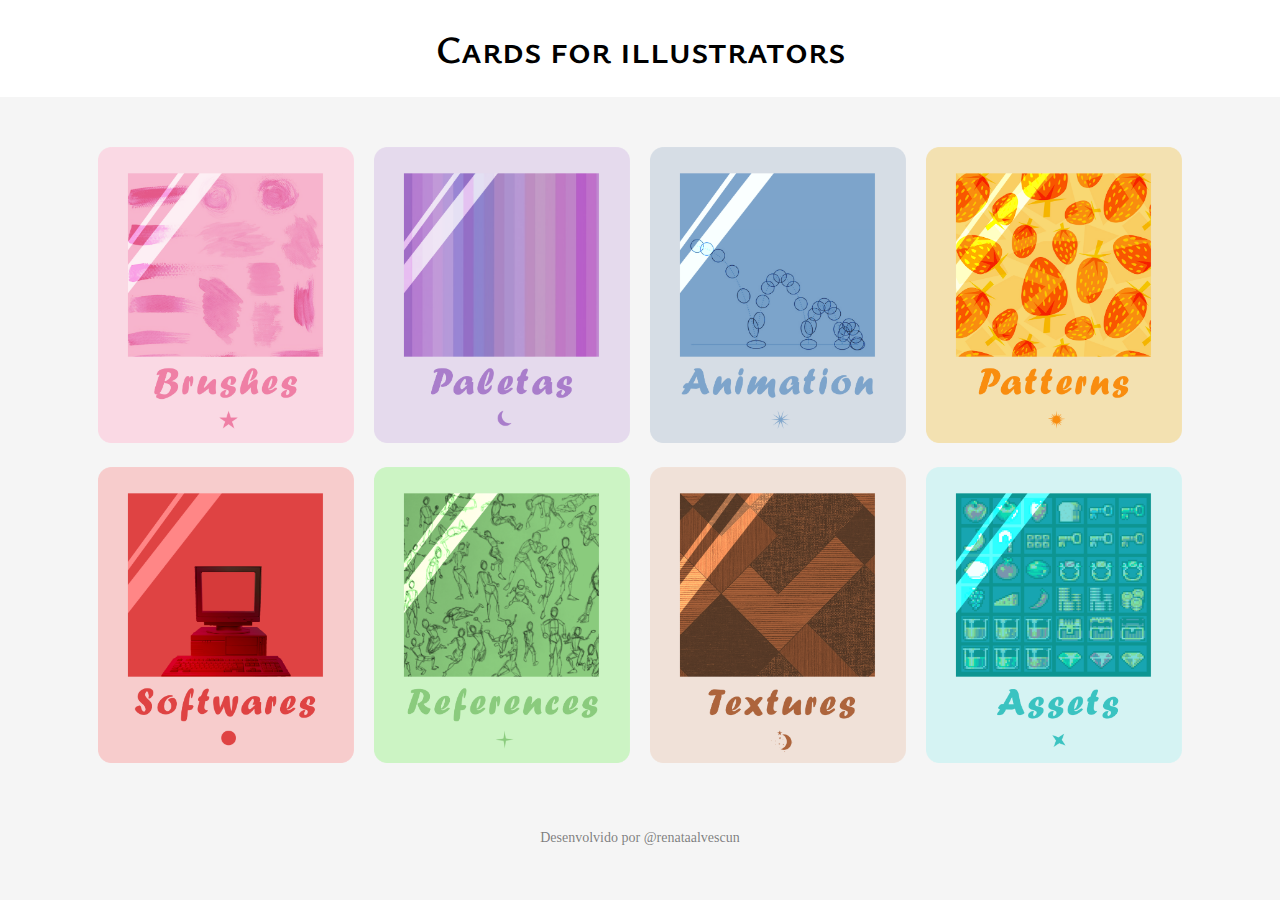
<file: index.html>
<!DOCTYPE html>
<html lang="pt-BR">
<head>
    <meta charset="UTF-8">
    <meta name="viewport" content="width=device-width, initial-scale=1.0">
    <title> Cards for illustrators </title>
    <link rel="stylesheet" href="css/style.css">
    <link rel="stylesheet" href="css/reset.css">
    <link rel="shortcut icon" href="img/cards/logo artcard.png" type="image/x-icon">
</head>
<body>
    <div class="header">
        <a href="index.html"> <h1> Cards for illustrators </h1> </a> 
    </div>
    <main class="content-cards">
        <div class="flex-galery">
            <a href="brushes.html"> <img class="img-card" src="./img/cards/Cards - Brushes.png" alt="Card - Brushes"></a>
            <a href="paletas.html"> <img class="img-card" src="./img/cards/Cards - paletas.png" alt="Card - paletas"></a>
            <a href="animation.html"> <img class="img-card" src="./img/cards/Cards - animatio.png" alt="Card - animation"></a>
            <a href="patterns.html"> <img class="img-card" src="./img/cards/Cards - patterns.png" alt="Card - patterns"></a>
            <a href="software.html"> <img class="img-card" src="./img/cards/Cards - softwares.png" alt="Card - softwares"></a>
            <a href="references.html"> <img class="img-card" src="./img/cards/Cards - References.png" alt="Card - References"></a>
            <a href="texture.html"> <img class="img-card" src="./img/cards/Cards - textura.png" alt="Card - textura"></a>
            <a href="assets-games.html"> <img class="img-card" src="./img/cards/Cards - assets.png" alt="Card - textura"></a>
        </div>
    </main>
    <footer>
      <p> Desenvolvido por  <a href="https://github.com/renataalvescun" target="_blank">  @renataalvescun  </a> </p> 
    </footer>
</body>
</html>
</file>
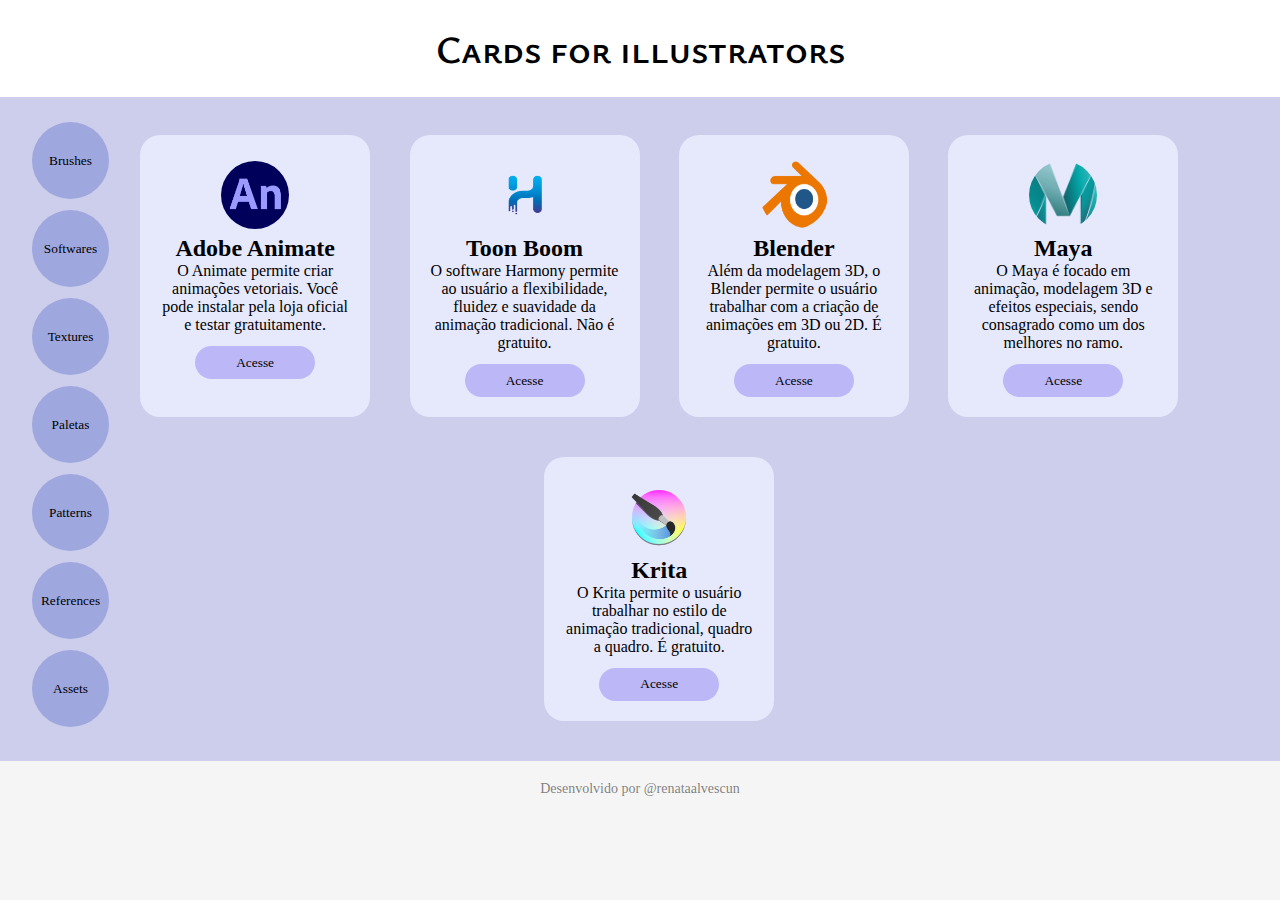
<file: animation.html>
<!DOCTYPE html>
<html lang="en">

<head>
    <meta charset="UTF-8">
    <meta name="viewport" content="width=device-width, initial-scale=1.0">
    <title> Cards - Animation </title>
    <link rel="stylesheet" href="css/style.css">
    <link rel="stylesheet" href="css/animation.css">
    <link rel="stylesheet" href="css/reset.css">
    <link rel="shortcut icon" href="img/cards/logo artcard.png" type="image/x-icon">
</head>

<body>
    <div class="links-card">
        <a href="brushes.html"> <button class="button" id="brushes"> Brushes </button> </a>
        <a href="software.html"> <button class="button" id="softwares"> Softwares </button> </a>
        <a href="texture.html"> <button class="button" id="textures"> Textures </button> </a>
        <a href="paletas.html"> <button class="button" id="paletas"> Paletas </button> </a>
        <a href="patterns.html"> <button class="button" id="patterns"> Patterns </button> </a>
        <a href="references.html"> <button class="button" id="references"> References </button> </a>
        <a href="assets-games.html"> <button class="button" id="assets"> Assets </button> </a>
    </div>

    <div class="header">
        <a href="index.html">
            <h1> Cards for illustrators </h1>
        </a>
    </div>
    <main class="main-recurso-card">
        <!--Animate-->
        <div class="recurso-card">
            <img src="img/animata.png" alt="Icon do site Animate">
            <h2> Adobe Animate </h2>
            <p> O Animate permite criar animações vetoriais. Você pode instalar pela loja oficial e testar
                gratuitamente.
            </p>
            <a href="https://www.adobe.com/br/products/animate.html" target="_blank"> <button> Acesse </button> </a>
        </div>
        <!--Toon Boom Harmonia-->
        <div class="recurso-card">
            <img src="img/toonboom.webp" alt="Icon do site Toon Boom Harmonia">
            <h2> Toon Boom </h2>
            <p> O software Harmony permite ao usuário a flexibilidade, fluidez e suavidade da animação tradicional. Não
                é gratuito.
            </p>
            <a href="https://www.toonboom.com/products/harmony" target="_blank"> <button> Acesse </button> </a>
        </div>
        <!--Blender-->
        <div class="recurso-card">
            <img src="img/Blender.png" alt="Icon do site Blender">
            <h2> Blender</h2>
            <p> Além da modelagem 3D, o Blender permite o usuário trabalhar com a criação de animações em 3D ou 2D. É gratuito.
            </p>
            <a href="https://www.blender.org/" target="_blank"> <button> Acesse </button> </a>
        </div>
        <!--Maya-->
        <div class="recurso-card">
            <img src="img/Maya.png" alt="Icon do site Maya">
            <h2> Maya </h2>
            <p>  O Maya é focado em animação, modelagem 3D e efeitos especiais, sendo consagrado como um dos melhores no ramo.
            </p>
            <a href="https://www.autodesk.co.uk/products/maya/overview" target="_blank"> <button> Acesse </button> </a>
        </div>
        <!--Krita-->
        <div class="recurso-card">
            <img src="img/krita.png" alt="Icon do site Krita">
            <h2> Krita </h2>
            <p> O Krita permite o usuário trabalhar no estilo de animação tradicional, quadro a quadro. É gratuito.
            </p>
            <a href="https://krita.org/" target="_blank"> <button> Acesse </button> </a>
        </div>
    </main>
    <footer>
        <p> Desenvolvido por  <a href="https://github.com/renataalvescun"
            target="_blank">  @renataalvescun  </a> </p> 
    </footer>
</body>

</html>
</file>
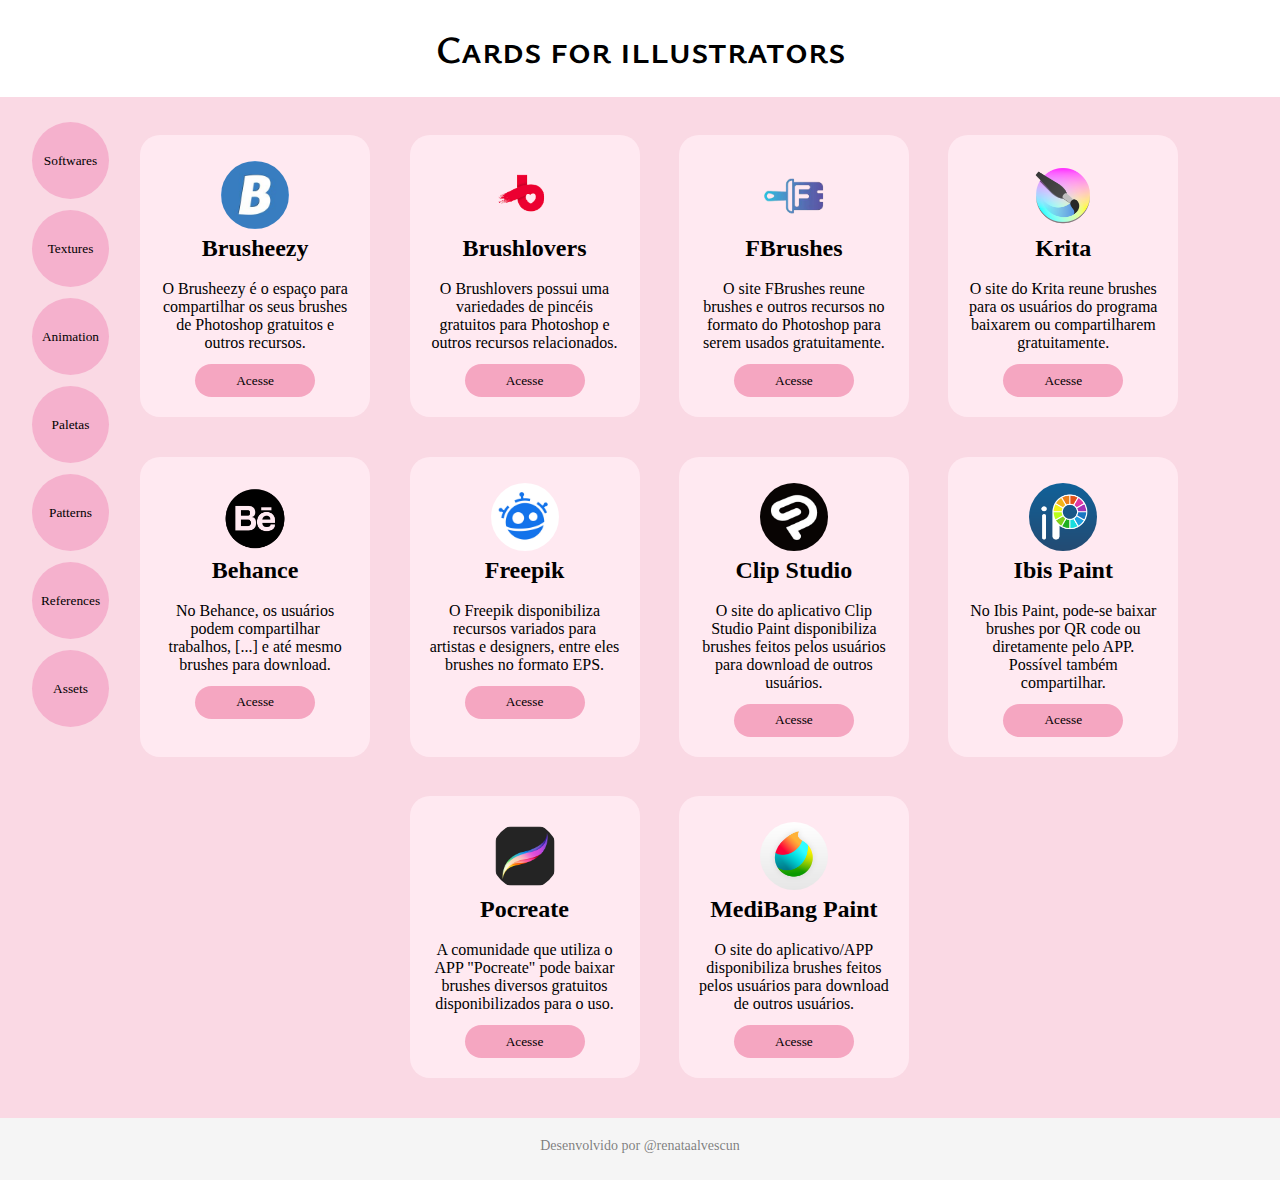
<file: brushes.html>
<!DOCTYPE html>
<html lang="en">

<head>
    <meta charset="UTF-8">
    <meta name="viewport" content="width=device-width, initial-scale=1.0">
    <title> Cards - Brushes </title>
    <link rel="stylesheet" href="css/style.css">
    <link rel="stylesheet" href="css/brushes.css">
    <link rel="stylesheet" href="css/reset.css">
    <link rel="shortcut icon" href="img/cards/logo artcard.png" type="image/x-icon">
</head>

<body>
        <div class="links-card">
            <a href="software.html"> <button class="button" id="softwares"> Softwares </button> </a>
            <a href="texture.html"> <button class="button" id="textures"> Textures </button> </a>
            <a href="animation.html"> <button class="button" id="animation"> Animation </button> </a>
            <a href="paletas.html"> <button class="button" id="paletas"> Paletas </button> </a>
            <a href="patterns.html"> <button class="button" id="patterns"> Patterns </button> </a>
            <a href="references.html"> <button class="button" id="references"> References </button> </a>
            <a href="assets-games.html"> <button class="button" id="assets"> Assets </button> </a>
        </div>
    <div class="header">
        <a href="index.html"> <h1> Cards for illustrators </h1> </a> 
    </div>
  
    <main class="main-recurso-card"> 
   
        <!-- Brusheezy -->
        <div class="recurso-card">
            <img src="img/brusheza.jpg" alt="Icon do site brusheezy">
            <h2> Brusheezy </h2>
            <br>
            <p> O Brusheezy é o espaço para compartilhar os seus brushes de Photoshop gratuitos e outros recursos. </p>
            <a href="https://www.brusheezy.com/free/photoshop" target="_blank"> <button> Acesse </button> </a>
        </div>
        <!-- Brushlovers -->
        <div class="recurso-card">
            <img src="img/brushlovers.PNG" alt="Icon do site brushlovers">
            <h2> Brushlovers </h2>
            <br>
            <p> O Brushlovers possui uma variedades de pincéis gratuitos para Photoshop e outros recursos relacionados.
            </p>
            <a href="https://www.brushlovers.com/" target="_blank"> <button> Acesse </button> </a>
        </div>
        <!--FBrushes-->
        <div class="recurso-card">
            <img src="img/FBrushes.png" alt="Icon do site FBrushes">
            <h2> FBrushes </h2>
            <br>
            <p> O site FBrushes reune brushes e outros recursos no formato do Photoshop para serem usados gratuitamente.
            </p>
            <a href="https://fbrushes.com/" target="_blank"> <button>
                    Acesse </button> </a>
        </div>        
        <!--Krita-->
        <div class="recurso-card">
            <img src="img/krita.png" alt="Icon do site Krita">
            <h2> Krita </h2>
            <br>
            <p> O site do Krita reune brushes para os usuários do programa baixarem ou compartilharem gratuitamente.
            </p>
            <a href="https://krita-artists.org/c/resources/brushes-and-bundles/32/l/top" target="_blank"> <button>
                    Acesse </button> </a>
        </div>
        <!-- Behance -->
        <div class="recurso-card">
            <img src="img/behance.png" alt="Icon do site Behance">
            <h2> Behance </h2>
            <br>
            <p> No Behance, os usuários podem compartilhar trabalhos, [...] e até mesmo brushes para download. </p>
            <a href="https://www.behance.net/search/projects?tracking_source=typeahead_search_direct&search=free+brushes"
                target="_blank"> <button> Acesse </button> </a>
        </div>
        <!-- Freepik -->
        <div class="recurso-card">
            <img src="img/freepik.jpg" alt="Icon do site Freepik">
            <h2> Freepik </h2>
            <br>
            <p> O Freepik disponibiliza recursos variados para artistas e designers, entre eles brushes no formato EPS.
            </p>
            <a href="https://www.freepik.com/search?format=search&query=brushes" target="_blank"> <button> Acesse
                </button> </a>
        </div>        
        <!-- Clip Studio -->
        <div class="recurso-card">
            <img src="img/clip studio.png" alt="Icon do site Clip Studio">
            <h2> Clip Studio </h2>
            <br>
            <p> O site do aplicativo Clip Studio Paint disponibiliza brushes feitos pelos usuários para download de
                outros usuários. </p>
            <a href="https://assets.clip-studio.com/en-us/search?word=brush&order=dl" target="_blank"> <button> Acesse
                </button> </a>
        </div>
        <!--Ibis Paint-->
        <div class="recurso-card">
            <img src="img/ibis.png" alt="Icon do site Ibis Paint">
            <h2> Ibis Paint </h2>
            <br>
            <p> No Ibis Paint, pode-se baixar brushes por QR code ou diretamente pelo APP. Possível também compartilhar.
            </p>
            <a href="https://ibispaint.com/art/monthly.jsp?categoryID=6" target="_blank"> <button> Acesse </button> </a>
        </div>
        <!--Pocreate-->
        <div class="recurso-card">
            <img src="img/pocreate.png" alt="Icon do site Pocreate">
            <h2> Pocreate </h2>
            <br>
            <p> A comunidade que utiliza o APP "Pocreate" pode baixar brushes diversos gratuitos disponibilizados para o
                uso. </p>
            <a href="https://procreate.brushes.work/category/free-brushes/" target="_blank"> <button> Acesse </button>
            </a>
        </div>
        <!--medibangpaint-->
        <div class="recurso-card">
            <img src="img/MediBang_Paint.png" alt="Icon do site Behance">
            <h2> MediBang Paint </h2>
            <br>
            <p> O site do aplicativo/APP disponibiliza brushes feitos pelos usuários para download de outros usuários.
            </p>
            <a href="https://medibangpaint.com/en/material_kind/brush/" target="_blank"> <button> Acesse </button> </a>
        </div>
    </main>

    <footer>
        <p> Desenvolvido por  <a href="https://github.com/renataalvescun"
            target="_blank">  @renataalvescun  </a> </p> 
    </footer>
</body>

</html>
</file>
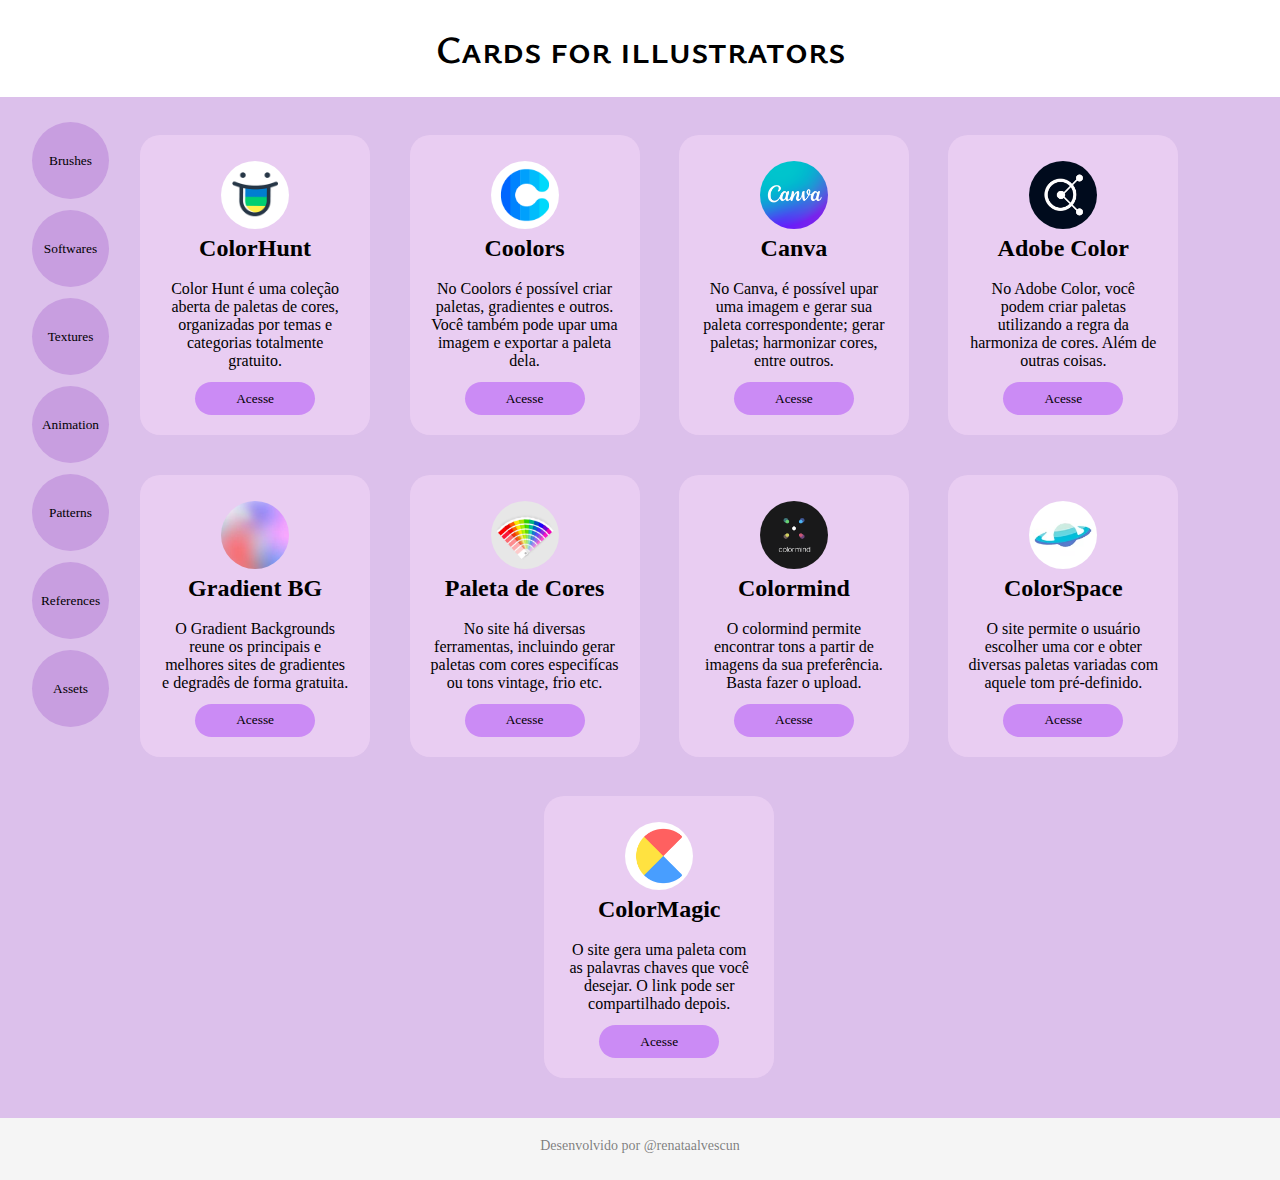
<file: paletas.html>
<!DOCTYPE html>
<html lang="en">

<head>
    <meta charset="UTF-8">
    <meta name="viewport" content="width=device-width, initial-scale=1.0">
    <title> Cards - Paletas </title>
    <link rel="stylesheet" href="css/style.css">
    <link rel="stylesheet" href="css/paletas.css">
    <link rel="stylesheet" href="css/reset.css">
    <link rel="shortcut icon" href="img/cards/logo artcard.png" type="image/x-icon">
</head>

<body>
    <div class="links-card">
        <a href="brushes.html"> <button class="button" id="brushes"> Brushes </button> </a>
        <a href="software.html"> <button class="button" id="softwares"> Softwares </button> </a>
        <a href="texture.html"> <button class="button" id="textures"> Textures </button> </a>
        <a href="animation.html"> <button class="button" id="animation"> Animation </button> </a>
        <a href="patterns.html"> <button class="button" id="patterns"> Patterns </button> </a>
        <a href="references.html"> <button class="button" id="references"> References </button> </a>
        <a href="assets-games.html"> <button class="button" id="assets"> Assets </button> </a>
    </div>

    <div class="header">
        <a href="index.html">
            <h1> Cards for illustrators </h1>
        </a>
    </div>
    <main class="main-recurso-card">

        <!--colorhunt-->
        <div class="recurso-card">
            <img src="img/color-hunt-logo-animation.gif" alt="Icon do site ColorHunt">
            <h2> ColorHunt </h2>
            <br>
            <p> Color Hunt é uma coleção aberta de paletas de cores, organizadas por temas e categorias totalmente
                gratuito.
            </p>
            <a href="https://colorhunt.co/" target="_blank"> <button>
                    Acesse </button> </a>
        </div>
        <!--Coolors-->
        <div class="recurso-card">
            <img src="img/coolors.png" alt="Icon do site Coolors">
            <h2> Coolors </h2>
            <br>
            <p> No Coolors é possível criar paletas, gradientes e outros. Você também pode upar uma imagem e exportar a
                paleta dela.
            </p>
            <a href="https://coolors.co/" target="_blank"> <button>
                    Acesse </button> </a>
        </div>
        <!--canva-->
        <div class="recurso-card">
            <img src="img/canva.png" alt="Icon do site Canva">
            <h2> Canva </h2>
            <br>
            <p> No Canva, é possível upar uma imagem e gerar sua paleta correspondente; gerar paletas; harmonizar cores,
                entre outros.
            </p>
            <a href="https://www.canva.com/colors/" target="_blank"> <button>
                    Acesse </button> </a>
        </div>
        <!--Adobe Color-->
        <div class="recurso-card">
            <img src="img/adobecolor.png" alt="Icon do site Adobe Color">
            <h2> Adobe Color </h2>
            <br>
            <p> No Adobe Color, você podem criar paletas utilizando a regra da harmoniza de cores. Além de outras
                coisas.
            </p>
            <a href="https://color.adobe.com/pt/create/color-wheel" target="_blank"> <button>
                    Acesse </button> </a>
        </div>
        <!--Gradient Backgrounds-->
        <div class="recurso-card">
            <img src="img/GRADIENT.jpg" alt="Imagem de um gradiente">
            <h2> Gradient BG </h2>
            <br>
            <p> O Gradient Backgrounds reune os principais e melhores sites de gradientes e degradês de forma gratuita.
            </p>
            <a href="https://cssgradient.io/gradient-backgrounds/" target="_blank"> <button>
                    Acesse </button> </a>
        </div>
        <!--paletadecolores-->
        <div class="recurso-card">
            <img src="img/paletadecores.webp" alt="Imagem de icon do site Paleta de Cores">
            <h2> Paleta de Cores </h2>
            <br>
            <p> No site há diversas ferramentas, incluindo gerar paletas com cores especifícas ou tons vintage, frio
                etc.
            </p>
            <a href="https://paletadecolores.online/pt/" target="_blank"> <button>
                    Acesse </button> </a>
        </div>
        <!--Colormind-->
        <div class="recurso-card">
            <img src="img/colormind.png" alt="Imagem de icon do site Colormind">
            <h2> Colormind </h2>
            <br>
            <p> O colormind permite encontrar tons a partir de imagens da sua preferência. Basta fazer o upload.
            </p>
            <a href="http://colormind.io/image/" target="_blank"> <button>
                    Acesse </button> </a>
        </div>
        <!--ColorSpace-->
        <div class="recurso-card">
            <img src="img/colorspace.avif" alt="Imagem de icon do site ColorSpace">
            <h2> ColorSpace </h2>
            <br>
            <p> O site permite o usuário escolher uma cor e obter diversas paletas variadas com aquele tom pré-definido.
            </p>
            <a href="https://mycolor.space/" target="_blank"> <button>
                    Acesse </button> </a>
        </div>
        <!--colormagic-->
        <div class="recurso-card">
            <img src="img/colormagic-icon-filled-256.png" alt="Imagem de icon do site ColorMagic">
            <h2> ColorMagic </h2>
            <br>
            <p> O site gera uma paleta com as palavras chaves que você desejar. O link pode ser compartilhado depois.
            </p>
            <a href="https://colormagic.app/" target="_blank"> <button>
                    Acesse </button> </a>
        </div>
    </main>

    <footer>
        <p> Desenvolvido por  <a href="https://github.com/renataalvescun"
            target="_blank">  @renataalvescun  </a> </p> 
    </footer>
</body>

</html>
</file>
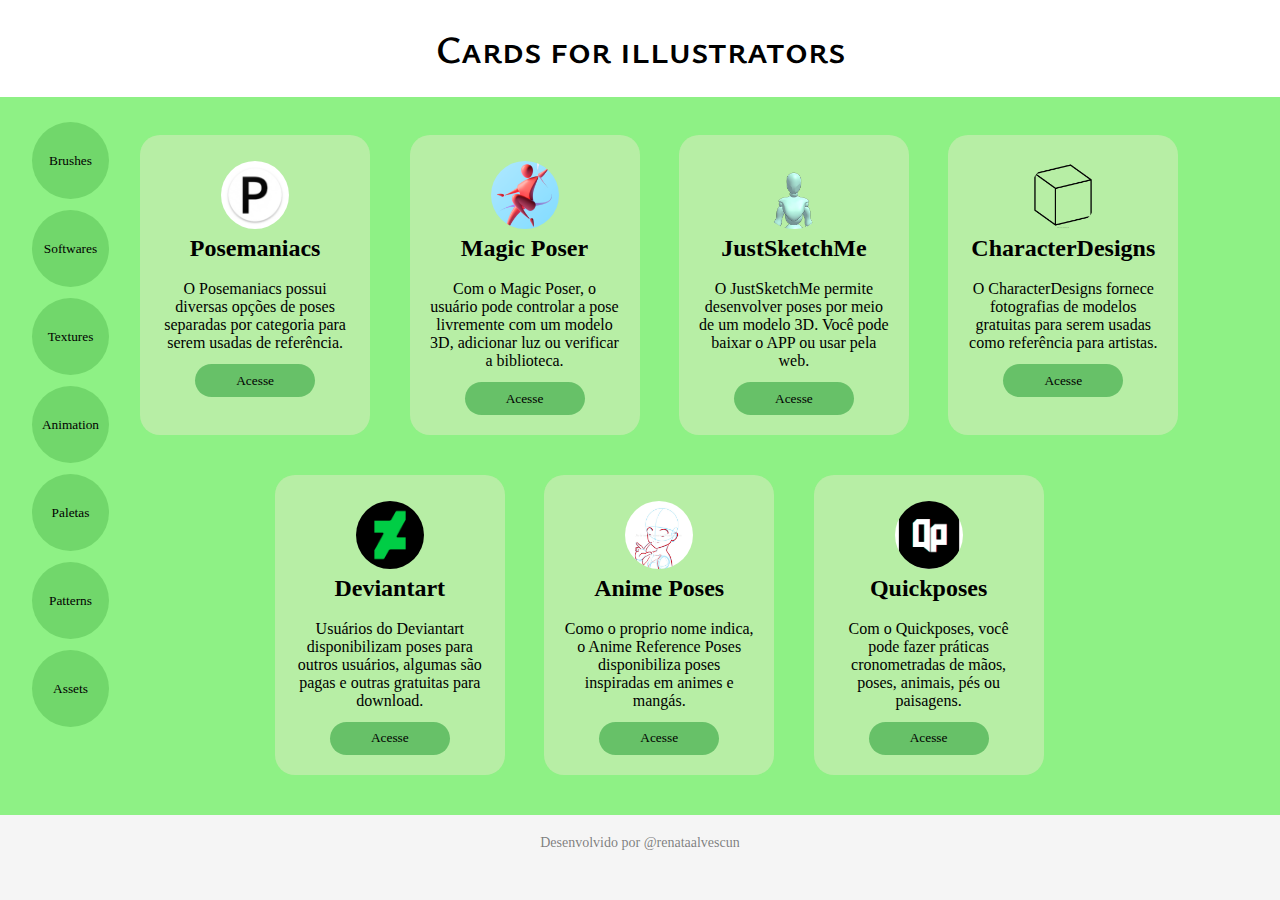
<file: references.html>
<!DOCTYPE html>
<html lang="en">

<head>
    <meta charset="UTF-8">
    <meta name="viewport" content="width=device-width, initial-scale=1.0">
    <title> Cards - References </title>
    <link rel="stylesheet" href="css/style.css">
    <link rel="stylesheet" href="css/references.css">
    <link rel="stylesheet" href="css/reset.css">
    <link rel="shortcut icon" href="img/cards/logo artcard.png" type="image/x-icon">
</head>

<body>
    <div class="links-card">
        <a href="brushes.html"> <button class="button" id="brushes"> Brushes </button> </a>
        <a href="software.html"> <button class="button" id="softwares"> Softwares </button> </a>
        <a href="texture.html"> <button class="button" id="textures"> Textures </button> </a>
        <a href="animation.html"> <button class="button" id="animation"> Animation </button> </a>
        <a href="paletas.html"> <button class="button" id="paletas"> Paletas </button> </a>
        <a href="patterns.html"> <button class="button" id="patterns"> Patterns </button> </a>
        <a href="assets-games.html"> <button class="button" id="assets"> Assets </button> </a>

    </div>

    <div class="header">
        <a href="index.html">
            <h1> Cards for illustrators </h1>
        </a>
    </div>
    <main class="main-recurso-card">

        <!--Posemaniacs-->
        <div class="recurso-card">
            <img src="img/posemaniacs.jpg" alt="Icon do site Posemaniacs">
            <h2> Posemaniacs </h2>
            <br>
            <p> O Posemaniacs possui diversas opções de poses separadas por categoria para serem usadas de referência.
            </p>
            <a href="https://www.posemaniacs.com/pt-br" target="_blank"> <button>
                    Acesse </button> </a>
        </div>
        <!--Magic Poser -->
        <div class="recurso-card">
            <img src="img/magicposer.png" alt="Icon do site  Magic Poser ">
            <h2> Magic Poser </h2>
            <br>
            <p> Com o Magic Poser, o usuário pode controlar a pose livremente com um modelo 3D, adicionar luz ou
                verificar a biblioteca.
            </p>
            <a href="https://webapp.magicposer.com/" target="_blank"> <button>
                    Acesse </button> </a>
        </div>
        <!--JustSketchMe  -->
        <div class="recurso-card">
            <img src="img/JustSketchMe.png" alt="Icon do site  JustSketchMe  ">
            <h2> JustSketchMe </h2>
            <br>
            <p> O JustSketchMe permite desenvolver poses por meio de um modelo 3D. Você pode baixar o APP ou usar pela
                web.
            </p>
            <a href="https://justsketch.me/pt/" target="_blank"> <button>
                    Acesse </button> </a>
        </div>
        <!--CharacterDesigns  -->
        <div class="recurso-card">
            <img src="img/cubo.png" alt="Icon do site  CharacterDesigns  ">
            <h2> CharacterDesigns </h2>
            <br>
            <p> O CharacterDesigns  fornece fotografias de modelos gratuitas para serem usadas como referência para artistas. 
            </p>
            <a href="https://www.characterdesigns.com/" target="_blank"> <button>
                    Acesse </button> </a>
        </div>
        <!--Deviantart  -->
        <div class="recurso-card">
            <img src="img/DeviantArt_Logo2.svg.png" alt="Icon do site  Deviantart  ">
            <h2> Deviantart </h2>
            <br>
            <p> Usuários do Deviantart disponibilizam poses para outros usuários, algumas são pagas e outras gratuitas para download.
            </p>
            <a href="https://www.deviantart.com/search/deviations?q=poses" target="_blank"> <button>
                    Acesse </button> </a>
        </div>
        <!--animereferenceposes  -->
        <div class="recurso-card">
            <img src="img/animereference.jpg" alt="Icon do site  Anime Poses  ">
            <h2> Anime Poses </h2>
            <br>
            <p> Como o proprio nome indica, o Anime Reference Poses disponibiliza poses inspiradas em animes e mangás. 
            </p>
            <a href="https://animereferenceposes.com/" target="_blank"> <button>
                    Acesse </button> </a>
        </div>
        <!--quickposes  -->
        <div class="recurso-card">
            <img src="img/quickposes.png" alt="Icon do site Quickposes">
            <h2> Quickposes </h2>
            <br>
            <p> Com o Quickposes, você pode fazer práticas cronometradas de mãos, poses, animais, pés ou paisagens.  
            </p>
            <a href="https://quickposes.com/en" target="_blank"> <button>
                    Acesse </button> </a>
        </div>
    </main>

    <footer>
        <p> Desenvolvido por  <a href="https://github.com/renataalvescun"
            target="_blank">  @renataalvescun  </a> </p> 
    </footer>
</body>

</html>
</file>
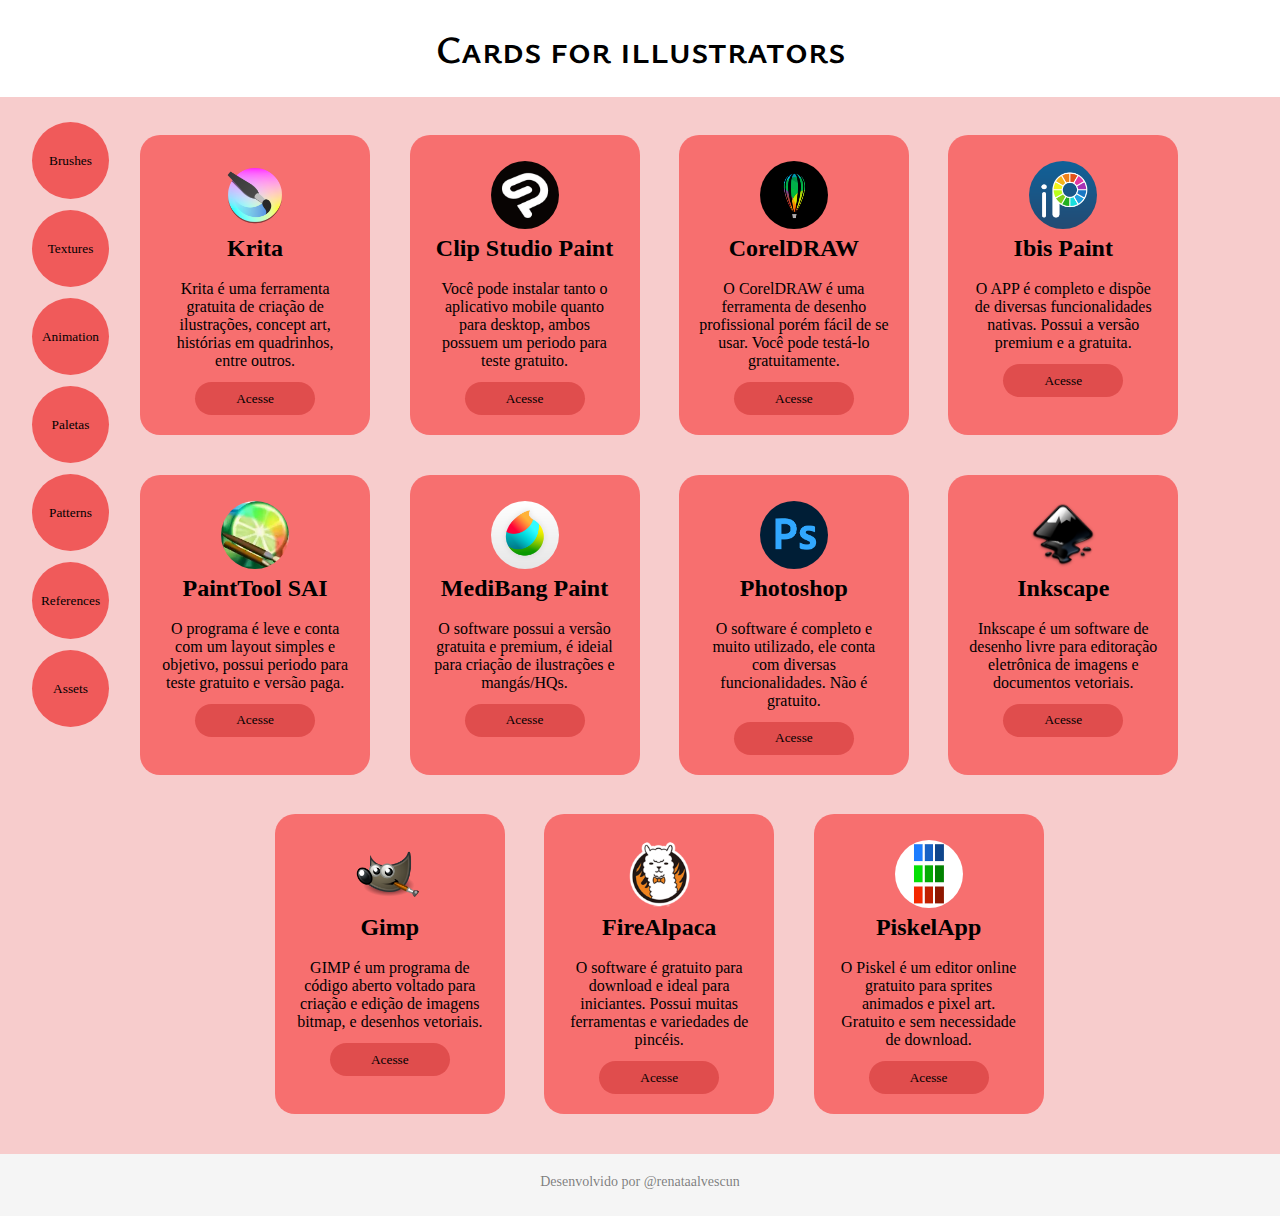
<file: software.html>
<!DOCTYPE html>
<html lang="en">
<head>
    <meta charset="UTF-8">
    <meta name="viewport" content="width=device-width, initial-scale=1.0">
    <title> Cards - Softwares  </title>
    <link rel="stylesheet" href="css/style.css">
    <link rel="stylesheet" href="css/software.css">
    <link rel="stylesheet" href="css/reset.css">
    <link rel="shortcut icon" href="img/icon.png" type="image/x-icon">
</head>

<body>
    <div class="links-card">
        <a href="brushes.html"> <button class="button" id="brushes"> Brushes </button> </a>
        <a href="texture.html"> <button class="button" id="textures"> Textures </button> </a>
        <a href="animation.html"> <button class="button" id="animation"> Animation </button> </a>
        <a href="paletas.html"> <button class="button" id="paletas"> Paletas </button> </a>
        <a href="patterns.html"> <button class="button" id="patterns"> Patterns </button> </a>
        <a href="references.html"> <button class="button" id="references"> References </button> </a>
        <a href="assets-games.html"> <button class="button" id="assets"> Assets </button> </a>

    </div>

    <div class="header">
        <a href="index.html"> <h1> Cards for illustrators </h1> </a> 
    </div>
    <main class="main-recurso-card">

        <!--Krita-->
        <div class="recurso-card">
            <img src="img/krita.png" alt="Icon do site Krita">
            <h2> Krita </h2>
            <br>
            <p> Krita é uma ferramenta gratuita de criação de ilustrações, concept art, histórias em quadrinhos, entre outros.
            </p>
            <a href="https://krita.org/en/download/krita-desktop/" target="_blank"> <button>
                    Acesse </button> </a>
        </div>
        <!-- Clip Studio -->
        <div class="recurso-card">
            <img src="img/clip studio.png" alt="Icon do site Clip Studio">
            <h2> Clip Studio Paint</h2>
            <br>
            <p> Você pode instalar tanto o aplicativo mobile quanto para desktop, ambos possuem um periodo para teste gratuito. </p>
            <a href="https://www.clipstudio.net/pt/dl/" target="_blank"> <button> Acesse
                </button> </a>
        </div>
         <!-- CorelDRAW-->
         <div class="recurso-card">
            <img src="img/corel-draw.jpg" alt="Icon do site  CorelDRAW">
            <h2>  CorelDRAW </h2>
            <br>
            <p> O CorelDRAW é uma ferramenta de desenho profissional porém fácil de se usar. Você pode testá-lo gratuitamente.
            </p>
            <a href="https://www.coreldraw.com/br/pages/free-download/" target="_blank"> <button>
                    Acesse </button> </a>
        </div>
        <!--Ibis Paint-->
        <div class="recurso-card">
            <img src="img/ibis.png" alt="Icon do site Ibis Paint">
            <h2> Ibis Paint </h2>
            <br>
            <p> O APP é completo e dispõe de diversas funcionalidades nativas. Possui a versão premium e a gratuita.
            </p>
            <a href="https://ibispaint.com/product.jsp" target="_blank"> <button> Acesse </button> </a>
        </div>
        <!--PaintTool SAI -->
        <div class="recurso-card">
            <img src="img/paint.webp" alt="Icon do site PaintTool SAI">
            <h2> PaintTool SAI </h2>
            <br>
            <p> O programa é leve e conta com um layout simples e objetivo, possui periodo para teste gratuito e versão paga.
            </p>
            <a href="https://www.systemax.jp/en/sai/" target="_blank"> <button> Acesse </button> </a>
        </div>
        <!--medibangpaint-->
        <div class="recurso-card">
            <img src="img/MediBang_Paint.png" alt="Icon do site Behance">
            <h2> MediBang Paint </h2>
            <br>
            <p>  O software possui a versão gratuita e premium, é ideial para criação de ilustrações e mangás/HQs. 
            </p>
            <a href="https://medibangpaint.com/" target="_blank"> <button> Acesse </button> </a>
        </div>
        <!--photoshop-->
        <div class="recurso-card">
            <img src="img/photoshop.png" alt="Icon do site Photoshop">
            <h2> Photoshop </h2>
            <br>
            <p> O software é completo e muito utilizado, ele conta com diversas funcionalidades. Não é gratuito.
            </p>
            <a href="https://www.adobe.com/br/products/photoshop.html" target="_blank"> <button> Acesse </button> </a>
        </div>
        <!--inkscape-->
        <div class="recurso-card">
            <img src="img/Inkscape.png" alt="Icon do site inkscape">
            <h2> Inkscape </h2>
            <br>
            <p> Inkscape é um software de desenho livre para editoração eletrônica de imagens e documentos vetoriais.
            </p>
            <a href="https://inkscape.org/pt/" target="_blank"> <button> Acesse </button> </a>
        </div>
        <!--Gimp-->
        <div class="recurso-card">
            <img src="img/gimp.png" alt="Icon do site Gimp">
            <h2> Gimp </h2>
            <br>
            <p> GIMP é um programa de código aberto voltado para criação e edição de imagens bitmap, e desenhos vetoriais.
            </p>
            <a href="https://www.gimp.org/downloads/" target="_blank"> <button> Acesse </button> </a>
        </div>
        <!--FireAlpaca-->
        <div class="recurso-card">
            <img src="img/FireAlpaca.png" alt="Icon do site FireAlpaca">
            <h2> FireAlpaca </h2>
            <br>
            <p> O software é gratuito para download e ideal para iniciantes. Possui muitas ferramentas e variedades de pincéis. 
            </p>
            <a href="http://firealpaca.com/pt/" target="_blank"> <button> Acesse </button> </a>
        </div>
        <!--piskelapp-->
        <div class="recurso-card">
            <img src="img/piskel.jpg" alt="Icon do site PiskelApp">
            <h2> PiskelApp </h2>
            <br>
            <p> O Piskel é um editor online gratuito para sprites animados e pixel art. Gratuito e sem necessidade de download.
            </p>
            <a href="https://www.piskelapp.com/download" target="_blank"> <button> Acesse </button> </a>
        </div>
    </main>
    <footer>
        <p> Desenvolvido por  <a href="https://github.com/renataalvescun"
            target="_blank">  @renataalvescun  </a> </p> 
    </footer>
</body>

</html>
</file>
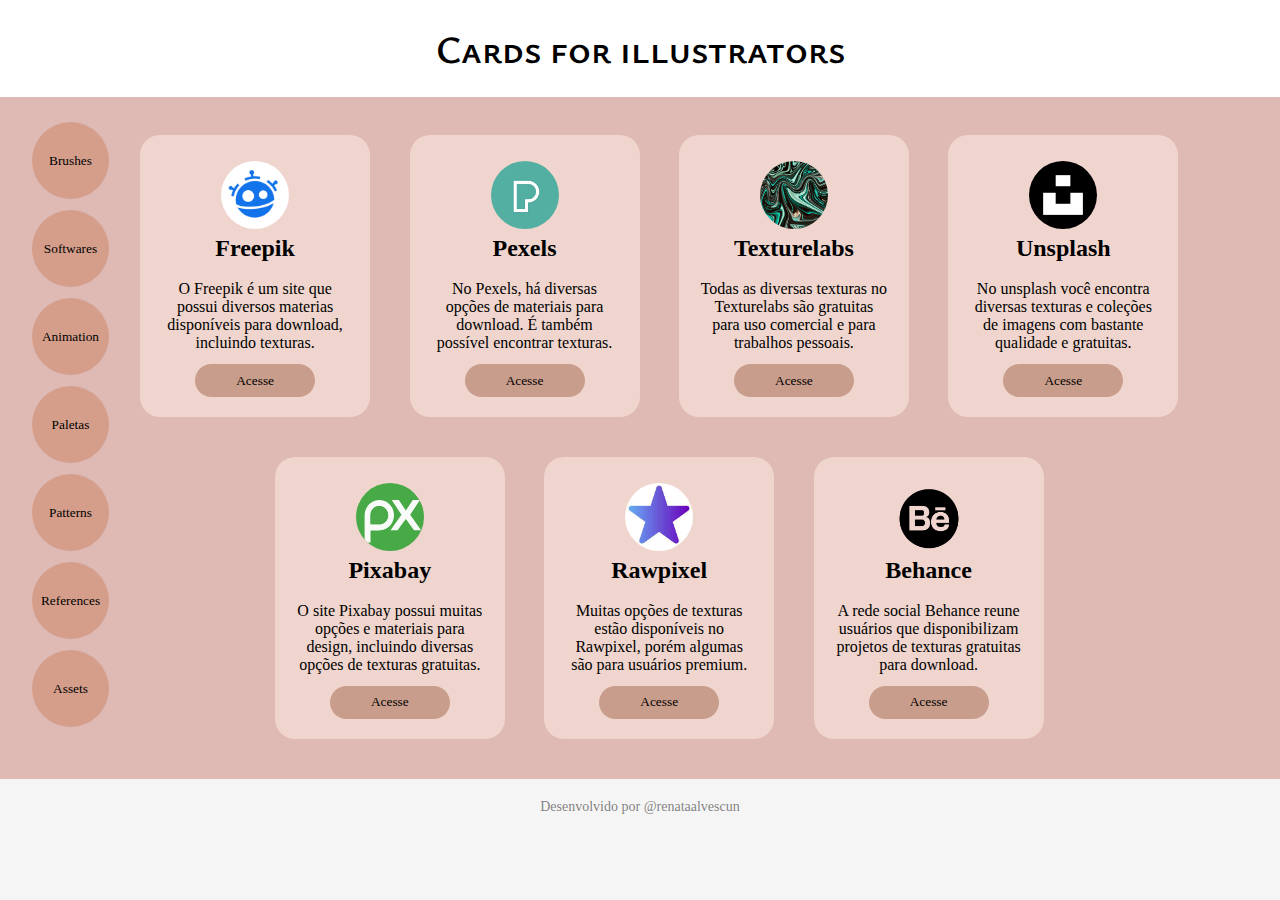
<file: texture.html>
<!DOCTYPE html>
<html lang="en">
<head>
    <meta charset="UTF-8">
    <meta name="viewport" content="width=device-width, initial-scale=1.0">
    <title> Cards - Textures </title>
    <link rel="stylesheet" href="css/style.css">
    <link rel="stylesheet" href="css/texture.css">
    <link rel="stylesheet" href="css/reset.css">
    <link rel="shortcut icon" href="img/cards/logo artcard.png" type="image/x-icon">
</head>
<body>
    <div class="links-card">
        <a href="brushes.html"> <button class="button" id="brushes"> Brushes </button> </a>
        <a href="software.html"> <button class="button" id="softwares"> Softwares </button> </a>
        <a href="animation.html"> <button class="button" id="animation"> Animation </button> </a>
        <a href="paletas.html"> <button class="button" id="paletas"> Paletas </button> </a>
        <a href="patterns.html"> <button class="button" id="patterns"> Patterns </button> </a>
        <a href="references.html"> <button class="button" id="references"> References </button> </a>
        <a href="assets-games.html"> <button class="button" id="assets"> Assets </button> </a>
    </div>

    <div class="header">
        <a href="index.html">
            <h1> Cards for illustrators </h1>
        </a>
    </div>
    <main class="main-recurso-card">
        <!--Freepik-->
        <div class="recurso-card">
            <img src="img/freepik.jpg" alt="Icon do site Freepik">
            <h2> Freepik </h2>
            <br>
            <p> O Freepik é um site que possui diversos materias disponíveis para download, incluindo texturas.
            </p>
            <a href="https://www.freepik.com/free-photos-vectors/texture" target="_blank"> <button>
                    Acesse </button> </a>
        </div>
        <!--Pexels-->
        <div class="recurso-card">
            <img src="img/pexels.png" alt="Icon do site Pexels">
            <h2> Pexels </h2>
            <br>
            <p> No Pexels, há diversas opções de materiais para download. É também possível encontrar texturas.
            </p>
            <a href="https://www.pexels.com/search/texture/" target="_blank"> <button>
                    Acesse </button> </a>
        </div>
        <!--Texturelabs-->
        <div class="recurso-card">
            <img src="img/texture.jpg" alt="Icon do site Texturelabs">
            <h2> Texturelabs </h2>
            <br>
            <p> Todas as diversas texturas no Texturelabs são gratuitas para uso comercial e para trabalhos pessoais.
            </p>
            <a href="https://texturelabs.org/" target="_blank"> <button>
                    Acesse </button> </a>
        </div>
        <!--unsplash-->
        <div class="recurso-card">
            <img src="img/unsplash.png" alt="Icon do site unsplash">
            <h2> Unsplash </h2>
            <br>
            <p> No unsplash você encontra diversas texturas e coleções de imagens com bastante qualidade e gratuitas.
            </p>
            <a href="https://unsplash.com/pt-br/s/fotografias/texture" target="_blank"> <button>
                    Acesse </button> </a>
        </div>
        <!--Pixabay-->
        <div class="recurso-card">
            <img src="img/pixabay-logo-svg-vector.svg" alt="Icon do site Pixabay">
            <h2> Pixabay </h2>
            <br>
            <p> O site Pixabay possui muitas opções e materiais para design, incluindo diversas opções de texturas
                gratuitas.
            </p>
            <a href="https://pixabay.com/pt/images/search/texture/" target="_blank"> <button>
                    Acesse </button> </a>
        </div>
        <!--Rawpixel-->
        <div class="recurso-card">
            <img src="img/Rawpixel.jpg" alt="Icon do site Rawpixel">
            <h2> Rawpixel </h2>
            <br>
            <p> Muitas opções de texturas estão disponíveis no Rawpixel, porém algumas são para usuários premium.
            </p>
            <a href="https://www.rawpixel.com/search/texture?page=1&sort=curated&topic_group=_topics" target="_blank">
                <button>
                    Acesse </button> </a>
        </div>
        <!--Behance-->
        <div class="recurso-card">
            <img src="img/behance.png" alt="Icon do site Behance">
            <h2> Behance </h2>
            <br>
            <p> A rede social Behance reune usuários que disponibilizam projetos de texturas gratuitas para download.
            </p>
            <a href="https://www.rawpixel.com/search/texture?page=1&sort=curated&topic_group=_topics" target="_blank">
                <button>
                    Acesse </button> </a>
        </div>
    </main>
    <footer>
        <p> Desenvolvido por  <a href="https://github.com/renataalvescun"
            target="_blank">  @renataalvescun  </a> </p> 
    </footer>
</body>

</html>
</file>
<file: css/style.css>
@import url('https://fonts.googleapis.com/css2?family=Jomhuria&family=Maven+Pro:wght@400;500;600&family=Nunito+Sans:wght@200;400&family=Ysabeau+SC:wght@300;400;600&display=swap');


body {
    background-color: rgb(245, 245, 245);
}



.header {
    text-align: center;
    padding: 23px;
    width: 100%;
    background-color: #ffffff;
}

.header h1 {
    font-weight: 600;
    font-size: 2.4rem;
    font-family: 'Ysabeau SC', sans-serif;  
    color: black;
}

.header h1:hover {
    color: rgb(99, 99, 99);
}

.content-cards {
    padding: 50px;
    margin-bottom: 1%;
}

.flex-galery {
    display: flex;
    flex-wrap: wrap;
    gap: 20px;
    justify-content: center;
}

.img-card {
    width: 16em;
    
}

.img-card:hover {
        filter: drop-shadow(3px 4px 3px rgba(0,0,0,.3));
    } 

footer {
    font-size: 14px;
    text-align: center;
    margin-bottom: 2%;
}

footer p, a {
    color: #00000080;
}

footer a:hover{
    color: rgb(255, 0, 179);
}
</file>
<file: css/animation.css>
.main-recurso-card {
    display: flex;
    flex-wrap: wrap;
    gap: 1px;
    justify-content: center;
    margin-bottom: 20px;
    padding-bottom: 40px;
    background-color: #cdcdec;
}

.recurso-card {
    display: flex;
    flex-direction: column;
    align-items: center;
    text-align: center;
    margin-top: 3%;
    margin-left: 3%;
    padding: 20px;
    width: 230px;
    background-color: rgb(230, 232, 252);
    border-radius: 20px;
}

.recurso-card:hover {
        background-color: #9997f762;

}

.recurso-card img {
    width: 5em;
    height: 5em;
    border-radius: 100px;
    padding: 6px;
}

.recurso-card button {
    cursor: pointer;
    margin-top: 12px;
    min-width: 120px;
    height: 33px;
    border: none;
    border-radius: 100px;
    background-color: #998ff38c;
}

button:hover {
    background-color: #6e62d88c;
}

.button {
    cursor: pointer;
    width: 77px;
    height: 77px;
    border: none;
    border-radius: 100px;
    background-color: #5e73cc69;

}
.links-card {
    position: absolute;
    top: 122px;
    left: 32px;
    gap: 11px;
    display: flex;
    flex-direction: column;

}

#back {
    background-color: #e28e8e;
}

#back:hover {
    background-color: #f89494;
}

#paletas:hover  {
    background-color: rgb(233, 133, 251);
}

#textures:hover  {
    background-color: rgba(220, 152, 116, 0.682);
}

#patterns:hover {
    background-color: rgba(250, 227, 114, 0.682);
}
#softwares:hover  {
    background-color: rgba(235, 95, 95, 0.719);
}
#animation:hover  {
    background-color: rgba(114, 132, 250, 0.682);
}
#references:hover  {
    background-color: rgba(159, 250, 114, 0.682);
}
#social:hover  {
    background-color: rgba(243, 72, 249, 0.946);
}
#brushes:hover {
    background-color: rgba(249, 147, 193, 0.946); }
   
#assets:hover  {
    background-color: #9fdada;
} 

    @media only screen and (max-width: 800px) {

    .links-card {
        position: absolute;
        top: 200px;
        left: 10px;
        gap: 11px;
        display: flex;
        flex-direction: column;
    }

    .button {
        width: 55px;
        height: 55px;
        font-size: 12px;
    }
}
</file>
<file: css/brushes.css>
.main-recurso-card {
    display: flex;
    flex-wrap: wrap;
    gap: 1px;
    justify-content: center;
    margin-bottom: 20px;
    padding-bottom: 40px;
    background-color: #fad9e4;
}

.recurso-card {
    display: flex;
    flex-direction: column;
    align-items: center;
    text-align: center;
    margin-top: 3%;
    margin-left: 3%;
    padding: 20px;
    width: 230px;
    background-color: #ffe9f1;
    border-radius: 20px;
}

.recurso-card:hover {
        background-color: #f7b4cdad;

}

.recurso-card img {
    width: 5em;
    height: 5em;
    border-radius: 100px;
    padding: 6px;
}

.recurso-card button {
    cursor: pointer;
    margin-top: 12px;
    min-width: 120px;
    height: 33px;
    border: none;
    border-radius: 100px;
    background-color: #ef7fa4a1;
}

button:hover {
    background-color: #e28eaa;
}

.button {
    cursor: pointer;
    width: 77px;
    height: 77px;
    border: none;
    border-radius: 100px;
    background-color: rgb(245, 177, 205);

}
.links-card {
    position: absolute;
    top: 122px;
    left: 32px;
    gap: 11px;
    display: flex;
    flex-direction: column;

}

#back {
    background-color: #e28eaa;
}

#back:hover {
    background-color: #fbb3cc;
}

#paletas:hover  {
    background-color: rgb(233, 133, 251);
}

#textures:hover  {
    background-color: rgba(220, 152, 116, 0.682);
}

#patterns:hover {
    background-color: rgba(250, 227, 114, 0.682);
}
#softwares:hover  {
    background-color: rgba(235, 95, 95, 0.719);
}
#animation:hover  {
    background-color: rgba(114, 132, 250, 0.682);
}

#references:hover  {
    background-color: rgba(159, 250, 114, 0.682);
}
#social:hover  {
    background-color: rgba(243, 72, 249, 0.946);
}
#assets:hover  {
    background-color: #9fdada;
}

@media only screen and (max-width: 800px) {

    .links-card {
        position: absolute;
        top: 200px;
        left: 10px;
        gap: 11px;
        display: flex;
        flex-direction: column;
    }

    .button {
        width: 55px;
        height: 55px;
        font-size: 12px;
    }
}
</file>
<file: css/paletas.css>
.main-recurso-card {
    display: flex;
    flex-wrap: wrap;
    gap: 1px;
    justify-content: center;
    margin-bottom: 20px;
    padding-bottom: 40px;
    background-color: #dcc0eb;
}

.recurso-card {
    display: flex;
    flex-direction: column;
    align-items: center;
    text-align: center;
    margin-top: 3%;
    margin-left: 3%;
    padding: 20px;
    width: 230px;
    background-color: rgba(236, 207, 243, 0.836);
    border-radius: 20px;
}

.recurso-card:hover {
        background-color: #c8a0e262;

}

.recurso-card img {
    width: 5em;
    height: 5em;
    border-radius: 100px;
    padding: 6px;
}

.recurso-card button {
    cursor: pointer;
    margin-top: 12px;
    min-width: 120px;
    height: 33px;
    border: none;
    border-radius: 100px;
    background-color: #cb8bf5;
}

button:hover {
    background-color: #e8cffc;
}

.button {
    cursor: pointer;
    width: 77px;
    height: 77px;
    border: none;
    border-radius: 100px;
    background-color: rgb(200, 158, 224);

}
.links-card {
    position: absolute;
    top: 122px;
    left: 32px;
    gap: 11px;
    display: flex;
    flex-direction: column;

}

#back {
    background-color: #e28e8e;
}

#back:hover {
    background-color: #f89494;
}

#paletas:hover  {
    background-color: rgb(233, 133, 251);
}

#textures:hover  {
    background-color: rgba(220, 152, 116, 0.682);
}

#patterns:hover {
    background-color: rgba(250, 227, 114, 0.682);
}
#softwares:hover  {
    background-color: rgba(235, 95, 95, 0.719);
}
#animation:hover  {
    background-color: rgba(114, 132, 250, 0.682);
}
#references:hover  {
    background-color: rgba(159, 250, 114, 0.682);
}
#social:hover  {
    background-color: rgba(243, 72, 249, 0.946);
}
#brushes:hover {
    background-color: rgba(249, 147, 193, 0.946);

}

#assets:hover  {
    background-color: #9fdada;
}

@media only screen and (max-width: 800px) {

    .links-card {
        position: absolute;
        top: 200px;
        left: 10px;
        gap: 11px;
        display: flex;
        flex-direction: column;
    }

    .button {
        width: 55px;
        height: 55px;
        font-size: 12px;
    }
}
</file>
<file: css/references.css>
.main-recurso-card {
    display: flex;
    flex-wrap: wrap;
    gap: 1px;
    justify-content: center;
    margin-bottom: 20px;
    padding-bottom: 40px;
    background-color: #8ef185;
}

.recurso-card {
    display: flex;
    flex-direction: column;
    align-items: center;
    text-align: center;
    margin-top: 3%;
    margin-left: 3%;
    padding: 20px;
    width: 230px;
    background-color: rgba(245, 232, 212, 0.404);
    border-radius: 20px;
}

.recurso-card:hover {
        background-color: #7da8602c;

}

.recurso-card img {
    width: 5em;
    height: 5em;
    border-radius: 100px;
    padding: 6px;
}

.recurso-card button {
    cursor: pointer;
    margin-top: 12px;
    min-width: 120px;
    height: 33px;
    border: none;
    border-radius: 100px;
    background-color: #4eb356c2;
}

button:hover {
    background-color: #5fcf69b7;
}

.button {
    cursor: pointer;
    width: 77px;
    height: 77px;
    border: none;
    border-radius: 100px;
    background-color: #2b962b49;

}
.links-card {
    position: absolute;
    top: 122px;
    left: 32px;
    gap: 11px;
    display: flex;
    flex-direction: column;

}

#back {
    background-color: #e28e8e;
}

#back:hover {
    background-color: #f89494;
}

#paletas:hover  {
    background-color: rgb(233, 133, 251);
}

#textures:hover  {
    background-color: rgba(220, 152, 116, 0.682);
}

#patterns:hover {
    background-color: rgba(250, 227, 114, 0.682);
}
#softwares:hover  {
    background-color: rgba(235, 95, 95, 0.719);
}
#animation:hover  {
    background-color: rgba(114, 132, 250, 0.682);
}
#references:hover  {
    background-color: rgba(159, 250, 114, 0.682);
}
#social:hover  {
    background-color: rgba(243, 72, 249, 0.946);
}
#brushes:hover {
    background-color: rgba(249, 147, 193, 0.946);

}

#assets:hover  {
    background-color: #9fdada;
}
@media only screen and (max-width: 800px) {

    .links-card {
        position: absolute;
        top: 200px;
        left: 10px;
        gap: 11px;
        display: flex;
        flex-direction: column;
    }

    .button {
        width: 55px;
        height: 55px;
        font-size: 12px;
    }
}
</file>
<file: css/software.css>
.main-recurso-card {
    display: flex;
    flex-wrap: wrap;
    gap: 1px;
    justify-content: center;
    margin-bottom: 20px;
    padding-bottom: 40px;
    background-color: #f7cccc;
}

.recurso-card {
    display: flex;
    flex-direction: column;
    align-items: center;
    text-align: center;
    margin-top: 3%;
    margin-left: 3%;
    padding: 20px;
    width: 230px;
    background-color: #f76060de;
    border-radius: 20px;
}

.recurso-card:hover {
        background-color: #ff3434ce;

}

.recurso-card img {
    width: 5em;
    height: 5em;
    border-radius: 100px;
    padding: 6px;
}

.recurso-card button {
    cursor: pointer;
    margin-top: 12px;
    min-width: 120px;
    height: 33px;
    border: none;
    border-radius: 100px;
    background-color: #d43a3aa6;
}

button:hover {
    background-color: #e614147a;
}

.button {
    cursor: pointer;
    width: 77px;
    height: 77px;
    border: none;
    border-radius: 100px;
    background-color: rgb(240, 90, 90);

}
.links-card {
    position: absolute;
    top: 122px;
    left: 32px;
    gap: 11px;
    display: flex;
    flex-direction: column;

}

#back {
    background-color: #e28e8e;
}

#back:hover {
    background-color: #f89494;
}

#paletas:hover  {
    background-color: rgb(233, 133, 251);
}

#textures:hover  {
    background-color: rgba(220, 152, 116, 0.682);
}

#patterns:hover {
    background-color: rgba(250, 227, 114, 0.682);
}
#softwares:hover  {
    background-color: rgba(235, 95, 95, 0.719);
}
#animation:hover  {
    background-color: rgba(114, 132, 250, 0.682);
}
#references:hover  {
    background-color: rgba(159, 250, 114, 0.682);
}
#social:hover  {
    background-color: rgba(243, 72, 249, 0.946);
}
#brushes:hover {
    background-color: rgba(249, 147, 193, 0.946);

}

#assets:hover  {
    background-color: #9fdada;
}

@media only screen and (max-width: 800px) {

    .links-card {
        position: absolute;
        top: 200px;
        left: 10px;
        gap: 11px;
        display: flex;
        flex-direction: column;
    }

    .button {
        width: 55px;
        height: 55px;
        font-size: 12px;
    }
}
</file>
<file: css/texture.css>
.main-recurso-card {
    display: flex;
    flex-wrap: wrap;
    gap: 1px;
    justify-content: center;
    margin-bottom: 20px;
    padding-bottom: 40px;
    background-color: #dfb9b3;
}

.recurso-card {
    display: flex;
    flex-direction: column;
    align-items: center;
    text-align: center;
    margin-top: 3%;
    margin-left: 3%;
    padding: 20px;
    width: 230px;
    background-color: rgba(248, 229, 220, 0.644);
    border-radius: 20px;
}

.recurso-card:hover {
        background-color: #ce9c8662;

}

.recurso-card img {
    width: 5em;
    height: 5em;
    border-radius: 100px;
    padding: 6px;
}

.recurso-card button {
    cursor: pointer;
    margin-top: 12px;
    min-width: 120px;
    height: 33px;
    border: none;
    border-radius: 100px;
    background-color: #aa6f568c;
}

button:hover {
    background-color: #d886628c;
}

.button {
    cursor: pointer;
    width: 77px;
    height: 77px;
    border: none;
    border-radius: 100px;
    background-color: #cc886a8c;

}
.links-card {
    position: absolute;
    top: 122px;
    left: 32px;
    gap: 11px;
    display: flex;
    flex-direction: column;

}

#back {
    background-color: #e28e8e;
}

#back:hover {
    background-color: #f89494;
}

#paletas:hover  {
    background-color: rgb(233, 133, 251);
}

#textures:hover  {
    background-color: rgba(220, 152, 116, 0.682);
}

#patterns:hover {
    background-color: rgba(250, 227, 114, 0.682);
}
#softwares:hover  {
    background-color: rgba(235, 95, 95, 0.719);
}
#animation:hover  {
    background-color: rgba(114, 132, 250, 0.682);
}
#references:hover  {
    background-color: rgba(159, 250, 114, 0.682);
}
#social:hover  {
    background-color: rgba(243, 72, 249, 0.946);
}
#brushes:hover {
    background-color: rgba(249, 147, 193, 0.946);

}

#assets:hover  {
    background-color: #9fdada;
}

@media only screen and (max-width: 800px) {

    .links-card {
        position: absolute;
        top: 200px;
        left: 10px;
        gap: 11px;
        display: flex;
        flex-direction: column;
    }

    .button {
        width: 55px;
        height: 55px;
        font-size: 12px;
    }
}
</file>
